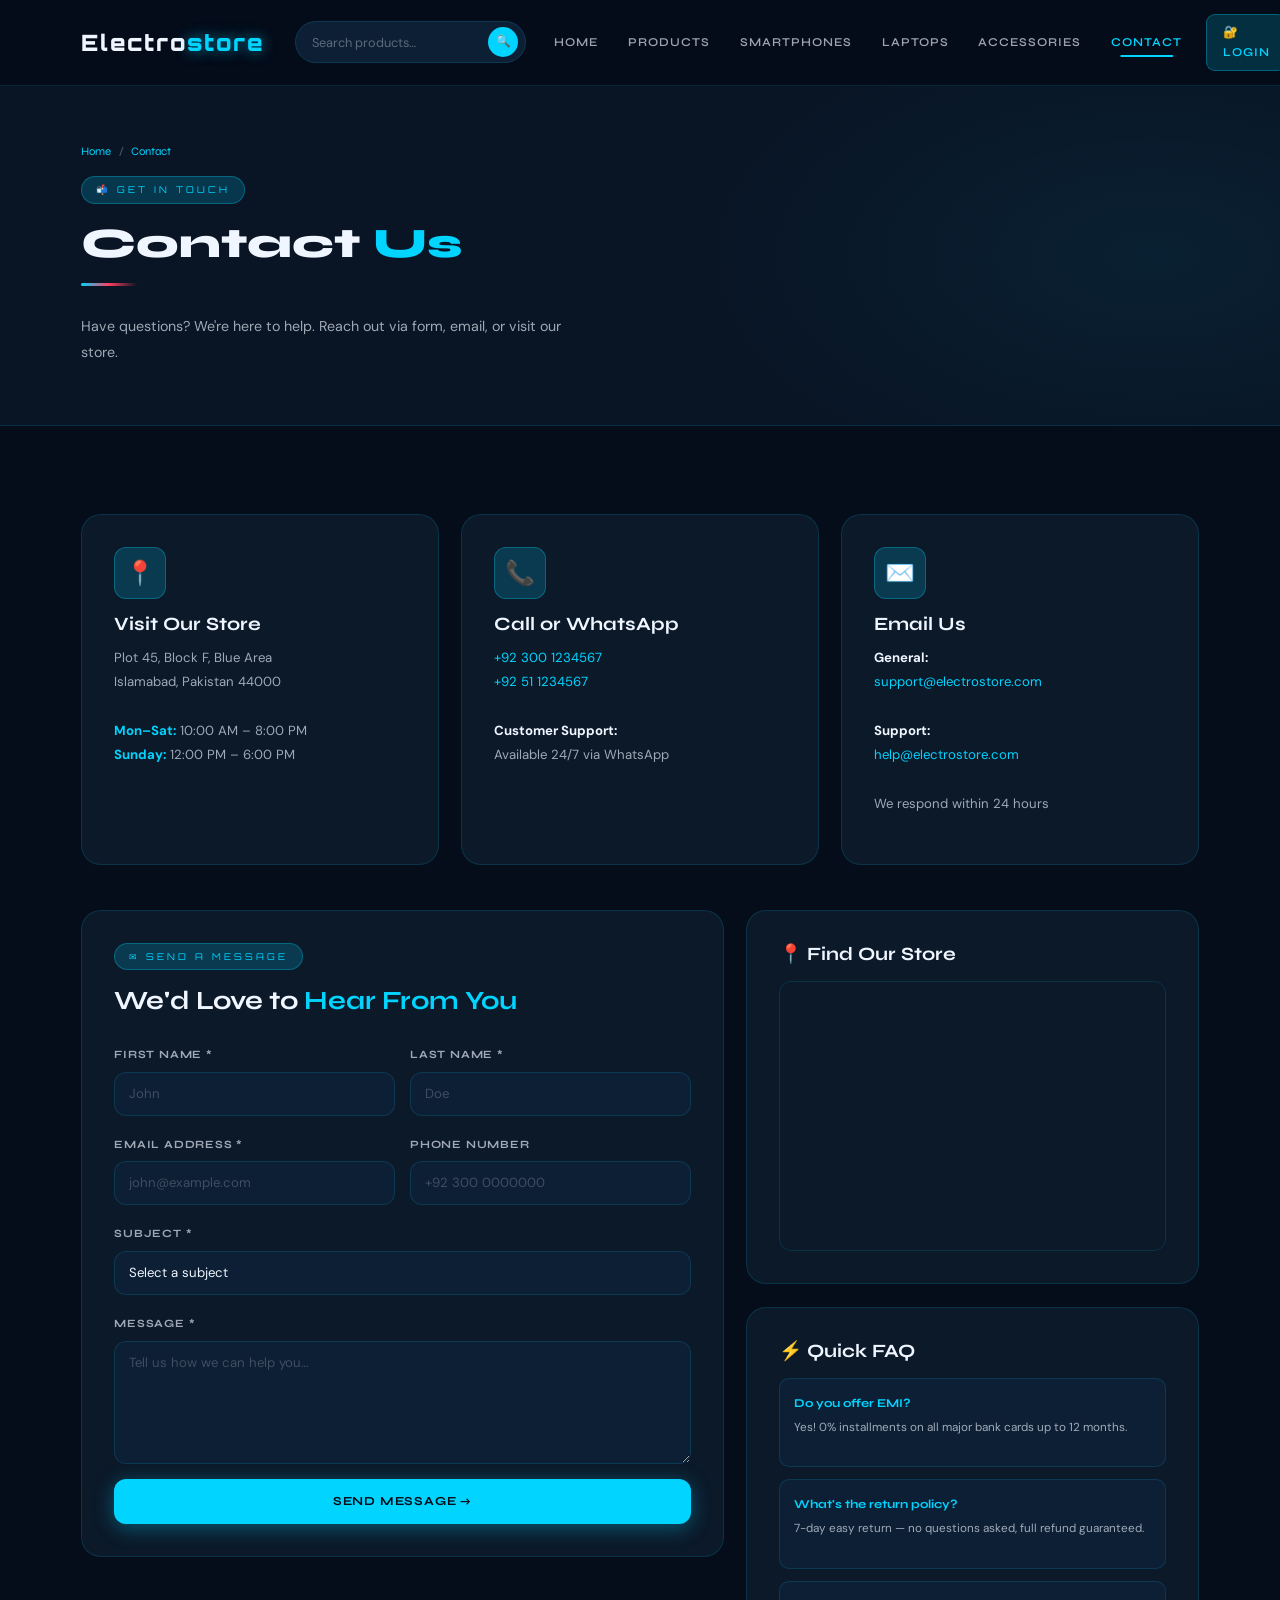
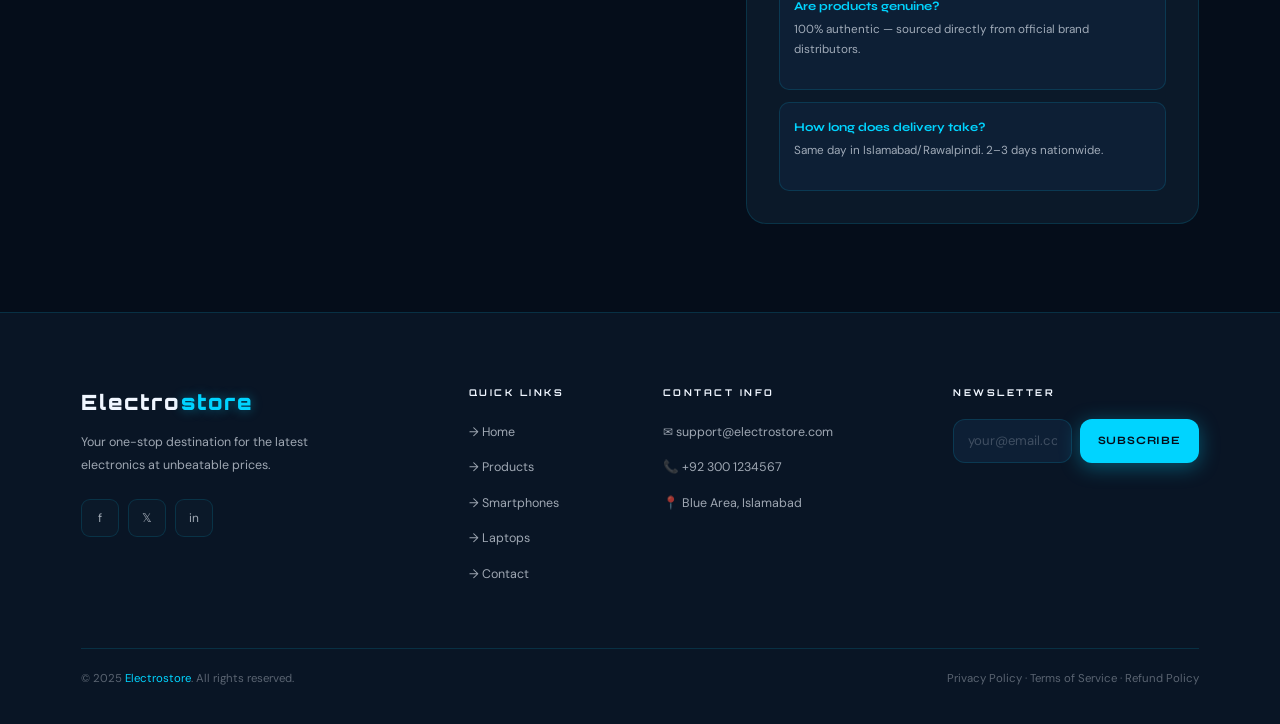
<file: contact.html>
<!DOCTYPE html>
<html lang="en">
<head>
  <meta charset="UTF-8">
  <meta name="viewport" content="width=device-width, initial-scale=1.0">
  <title>Contact Us — Electrostore</title>
  <link rel="stylesheet" href="https://cdn.jsdelivr.net/npm/bootstrap@5.3.3/dist/css/bootstrap.min.css">
  <link rel="stylesheet" href="style.css">
</head>
<body>

<!-- Cart overlay + drawer -->
<div id="cartOverlay" class="cart-overlay"></div>
<aside id="cartDrawer" class="cart-drawer">
  <div class="cart-drawer-head">
    <h5>🛒 Cart</h5>
    <button id="cartCloseBtn" class="cart-close-btn">✕</button>
  </div>
  <div class="cart-items-list" id="cartItemsList"></div>
  <div class="cart-footer">
    <div class="cart-total-row">
      <span class="cart-total-label">Subtotal</span>
      <span class="cart-total-amount" id="cartTotalAmt">Rs. 0</span>
    </div>
    <button class="btn-checkout" id="checkoutBtn">Proceed to Checkout →</button>
    <p style="text-align:center;font-size:.7rem;color:var(--white-muted);margin-top:9px">🚚 Free delivery on orders above Rs. 5,000</p>
  </div>
</aside>

<nav class="navbar navbar-expand-lg">
  <div class="container">
    <a class="navbar-brand" href="index.html">Electro<span>store</span></a>
    <div class="d-none d-xl-flex mx-3" style="flex:1;max-width:260px">
      <div class="nav-search w-100">
        <input type="text" id="navSearch" placeholder="Search products…">
        <button class="nav-search-btn" type="button">🔍</button>
      </div>
    </div>
    <button class="navbar-toggler" type="button" data-bs-toggle="collapse" data-bs-target="#mainNav">
      <span class="navbar-toggler-icon"></span>
    </button>
    <div class="collapse navbar-collapse" id="mainNav">
      <ul class="navbar-nav ms-auto align-items-lg-center gap-lg-1">
        <li class="nav-item"><a class="nav-link" href="index.html">Home</a></li>
        <li class="nav-item"><a class="nav-link" href="products.html">Products</a></li>
        <li class="nav-item"><a class="nav-link" href="smartphones.html">Smartphones</a></li>
        <li class="nav-item"><a class="nav-link" href="laptops.html">Laptops</a></li>
        <li class="nav-item"><a class="nav-link" href="accessories.html">Accessories</a></li>
        <li class="nav-item"><a class="nav-link active" href="contact.html">Contact</a></li>
        <li class="nav-item ms-lg-2"><a class="nav-link btn-nav-cart" href="login.html">🔐 Login</a></li>
        <li class="nav-item" style="position:relative">
          <button id="cartOpenBtn" class="nav-link btn-nav-cart cart-btn-main">🛒 Cart <span class="cart-badge">0</span></button>
        </li>
      </ul>
    </div>
  </div>
</nav>

<div class="page-header">
  <div class="container" style="position:relative;z-index:1">
    <nav aria-label="breadcrumb">
      <ol class="breadcrumb mb-3">
        <li class="breadcrumb-item"><a href="index.html">Home</a></li>
        <li class="breadcrumb-item active">Contact</li>
      </ol>
    </nav>
    <div class="section-badge">📬 Get in Touch</div>
    <h1 class="section-title mt-3">Contact <span>Us</span></h1>
    <div class="divider"></div>
    <p class="section-sub">Have questions? We're here to help. Reach out via form, email, or visit our store.</p>
  </div>
</div>

<section class="section-pad">
  <div class="container">
    <!-- Info Cards -->
    <div class="row g-4 mb-5">
      <div class="col-lg-4 col-md-6 fade-up">
        <div class="contact-card h-100">
          <div class="contact-icon-box">📍</div>
          <h5 style="font-family:var(--font-head);color:var(--white);margin-bottom:10px">Visit Our Store</h5>
          <p style="font-size:.88rem;color:var(--white-dim);line-height:1.85">
            Plot 45, Block F, Blue Area<br>Islamabad, Pakistan 44000<br><br>
            <strong style="color:var(--cyan)">Mon–Sat:</strong> 10:00 AM – 8:00 PM<br>
            <strong style="color:var(--cyan)">Sunday:</strong> 12:00 PM – 6:00 PM
          </p>
        </div>
      </div>
      <div class="col-lg-4 col-md-6 fade-up fade-up-delay-1">
        <div class="contact-card h-100">
          <div class="contact-icon-box">📞</div>
          <h5 style="font-family:var(--font-head);color:var(--white);margin-bottom:10px">Call or WhatsApp</h5>
          <p style="font-size:.88rem;color:var(--white-dim);line-height:1.85">
            <a href="tel:+923001234567" style="color:var(--cyan)">+92 300 1234567</a><br>
            <a href="tel:+925111234567" style="color:var(--cyan)">+92 51 1234567</a><br><br>
            <strong style="color:var(--white)">Customer Support:</strong><br>Available 24/7 via WhatsApp
          </p>
        </div>
      </div>
      <div class="col-lg-4 col-md-12 fade-up fade-up-delay-2">
        <div class="contact-card h-100">
          <div class="contact-icon-box">✉️</div>
          <h5 style="font-family:var(--font-head);color:var(--white);margin-bottom:10px">Email Us</h5>
          <p style="font-size:.88rem;color:var(--white-dim);line-height:1.85">
            <strong style="color:var(--white)">General:</strong><br>
            <a href="mailto:support@electrostore.com" style="color:var(--cyan)">support@electrostore.com</a><br><br>
            <strong style="color:var(--white)">Support:</strong><br>
            <a href="mailto:help@electrostore.com" style="color:var(--cyan)">help@electrostore.com</a><br><br>
            We respond within 24 hours
          </p>
        </div>
      </div>
    </div>

    <!-- Form + Map -->
    <div class="row g-4">
      <div class="col-lg-7 fade-up">
        <div class="contact-card">
          <div class="section-badge mb-3">✉ Send a Message</div>
          <h3 style="font-family:var(--font-head);color:var(--white);margin-bottom:24px">We'd Love to <span style="color:var(--cyan)">Hear From You</span></h3>
          <form id="contactForm" novalidate>
            <div class="row g-3">
              <div class="col-md-6">
                <label class="form-label">First Name *</label>
                <input type="text" class="form-control" placeholder="John" required>
              </div>
              <div class="col-md-6">
                <label class="form-label">Last Name *</label>
                <input type="text" class="form-control" placeholder="Doe" required>
              </div>
              <div class="col-md-6">
                <label class="form-label">Email Address *</label>
                <input type="email" class="form-control" placeholder="john@example.com" required>
              </div>
              <div class="col-md-6">
                <label class="form-label">Phone Number</label>
                <input type="tel" class="form-control" placeholder="+92 300 0000000">
              </div>
              <div class="col-12">
                <label class="form-label">Subject *</label>
                <select class="form-select" required>
                  <option value="">Select a subject</option>
                  <option>Product Inquiry</option>
                  <option>Order Tracking</option>
                  <option>Return &amp; Refund</option>
                  <option>Warranty Claim</option>
                  <option>Technical Support</option>
                  <option>Other</option>
                </select>
              </div>
              <div class="col-12">
                <label class="form-label">Message *</label>
                <textarea class="form-control" rows="5" placeholder="Tell us how we can help you…" required></textarea>
              </div>
              <div class="col-12">
                <button type="submit" class="btn-cyan w-100" style="justify-content:center">Send Message &rarr;</button>
              </div>
            </div>
          </form>
        </div>
      </div>

      <div class="col-lg-5 fade-up fade-up-delay-1">
        <div class="contact-card mb-4">
          <h5 style="font-family:var(--font-head);color:var(--white);margin-bottom:16px">📍 Find Our Store</h5>
          <div class="map-container">
            <iframe src="https://www.google.com/maps/embed?pb=!1m18!1m12!1m3!1d26560.37786456!2d73.0478!3d33.7294!2m3!1f0!2f0!3f0!3m2!1i1024!2i768!4f13.1!3m3!1m2!1s0x38dfbfd07891722f%3A0x6789f6e2f6f0a49!2sBlue%20Area%2C%20Islamabad!5e0!3m2!1sen!2s!4v1699999999999!5m2!1sen!2s" allowfullscreen="" loading="lazy"></iframe>
          </div>
        </div>
        <div class="contact-card">
          <h5 style="font-family:var(--font-head);color:var(--white);margin-bottom:16px">⚡ Quick FAQ</h5>
          <div style="display:flex;flex-direction:column;gap:12px">
            <div style="padding:14px;background:var(--navy-3);border-radius:10px;border:1px solid var(--border)">
              <p style="font-family:var(--font-head);font-size:.8rem;color:var(--cyan);margin-bottom:4px;font-weight:700">Do you offer EMI?</p>
              <p style="font-size:.78rem;color:var(--white-dim)">Yes! 0% installments on all major bank cards up to 12 months.</p>
            </div>
            <div style="padding:14px;background:var(--navy-3);border-radius:10px;border:1px solid var(--border)">
              <p style="font-family:var(--font-head);font-size:.8rem;color:var(--cyan);margin-bottom:4px;font-weight:700">What's the return policy?</p>
              <p style="font-size:.78rem;color:var(--white-dim)">7-day easy return — no questions asked, full refund guaranteed.</p>
            </div>
            <div style="padding:14px;background:var(--navy-3);border-radius:10px;border:1px solid var(--border)">
              <p style="font-family:var(--font-head);font-size:.8rem;color:var(--cyan);margin-bottom:4px;font-weight:700">Are products genuine?</p>
              <p style="font-size:.78rem;color:var(--white-dim)">100% authentic — sourced directly from official brand distributors.</p>
            </div>
            <div style="padding:14px;background:var(--navy-3);border-radius:10px;border:1px solid var(--border)">
              <p style="font-family:var(--font-head);font-size:.8rem;color:var(--cyan);margin-bottom:4px;font-weight:700">How long does delivery take?</p>
              <p style="font-size:.78rem;color:var(--white-dim)">Same day in Islamabad/Rawalpindi. 2–3 days nationwide.</p>
            </div>
          </div>
        </div>
      </div>
    </div>
  </div>
</section>

<footer class="footer">
  <div class="container">
    <div class="row g-5">
      <div class="col-lg-4 col-md-6">
        <div class="footer-brand">Electro<span>store</span></div>
        <p class="footer-desc">Your one-stop destination for the latest electronics at unbeatable prices.</p>
        <div class="footer-social">
          <a href="#" class="social-btn">f</a><a href="#" class="social-btn">𝕏</a><a href="#" class="social-btn">in</a>
        </div>
      </div>
      <div class="col-lg-2 col-md-3 col-6">
        <p class="footer-heading">Quick Links</p>
        <ul class="footer-links">
          <li><a href="index.html">→ Home</a></li>
          <li><a href="products.html">→ Products</a></li>
          <li><a href="smartphones.html">→ Smartphones</a></li>
          <li><a href="laptops.html">→ Laptops</a></li>
          <li><a href="contact.html">→ Contact</a></li>
        </ul>
      </div>
      <div class="col-lg-3 col-md-3 col-6">
        <p class="footer-heading">Contact Info</p>
        <ul class="footer-links">
          <li><a href="mailto:support@electrostore.com">✉ support@electrostore.com</a></li>
          <li><a href="tel:+923001234567">📞 +92 300 1234567</a></li>
          <li><a href="#">📍 Blue Area, Islamabad</a></li>
        </ul>
      </div>
      <div class="col-lg-3 col-md-6">
        <p class="footer-heading">Newsletter</p>
        <form class="newsletter-form d-flex gap-2">
          <input type="email" class="form-control" placeholder="your@email.com" required>
          <button type="submit" class="btn-cyan btn-sm-cyan" style="white-space:nowrap;padding:10px 16px">Subscribe</button>
        </form>
      </div>
    </div>
    <div class="footer-bottom">
      <p>© 2025 <span>Electrostore</span>. All rights reserved.</p>
      <p>Privacy Policy · Terms of Service · Refund Policy</p>
    </div>
  </div>
</footer>

<script src="https://cdn.jsdelivr.net/npm/bootstrap@5.3.3/dist/js/bootstrap.bundle.min.js"></script>
<script src="main.js"></script>
</body>
</html>
</file>
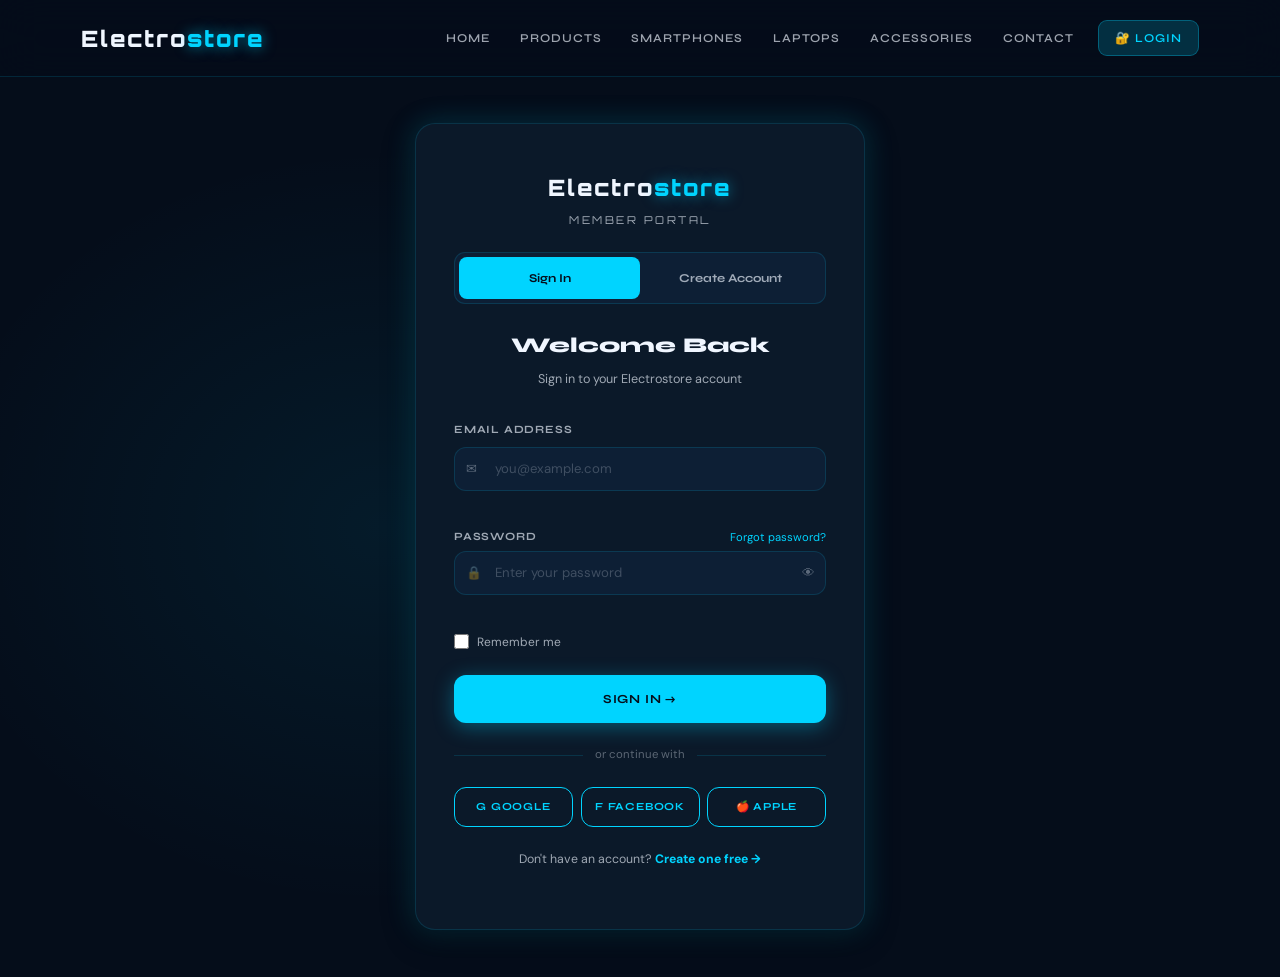
<file: login.html>
<!DOCTYPE html>
<html lang="en">
<head>
  <meta charset="UTF-8">
  <meta name="viewport" content="width=device-width, initial-scale=1.0">
  <title>Login — Electrostore</title>
  <link rel="stylesheet" href="https://cdn.jsdelivr.net/npm/bootstrap@5.3.3/dist/css/bootstrap.min.css">
  <link rel="stylesheet" href="style.css">
</head>
<body>

<nav class="navbar navbar-expand-lg">
  <div class="container">
    <a class="navbar-brand" href="index.html">Electro<span>store</span></a>
    <button class="navbar-toggler" type="button" data-bs-toggle="collapse" data-bs-target="#mainNav">
      <span class="navbar-toggler-icon"></span>
    </button>
    <div class="collapse navbar-collapse" id="mainNav">
      <ul class="navbar-nav ms-auto align-items-lg-center gap-lg-1">
        <li class="nav-item"><a class="nav-link" href="index.html">Home</a></li>
        <li class="nav-item"><a class="nav-link" href="products.html">Products</a></li>
        <li class="nav-item"><a class="nav-link" href="smartphones.html">Smartphones</a></li>
        <li class="nav-item"><a class="nav-link" href="laptops.html">Laptops</a></li>
        <li class="nav-item"><a class="nav-link" href="accessories.html">Accessories</a></li>
        <li class="nav-item"><a class="nav-link" href="contact.html">Contact</a></li>
        <li class="nav-item ms-lg-2"><a class="nav-link btn-nav-cart active" href="login.html">🔐 Login</a></li>
      </ul>
    </div>
  </div>
</nav>

<div class="auth-wrap">
  <div class="container">
    <div class="row justify-content-center">
      <div class="col-12">
        <div class="auth-card">

          <div class="auth-logo">Electro<span>store</span></div>
          <p style="text-align:center;font-size:.72rem;letter-spacing:2.5px;font-family:var(--font-display);color:var(--white-dim);text-transform:uppercase;margin-bottom:0">Member Portal</p>

          <!-- Tabs -->
          <div style="display:flex;background:var(--navy-3);border:1px solid var(--border);border-radius:11px;padding:4px;margin:22px 0 0">
            <button id="tabLogin" onclick="switchTab('login')" style="flex:1;padding:11px;background:var(--cyan);color:var(--navy);border:none;border-radius:8px;font-family:var(--font-head);font-size:.8rem;font-weight:700;cursor:pointer;transition:all .3s">Sign In</button>
            <button id="tabRegister" onclick="switchTab('register')" style="flex:1;padding:11px;background:transparent;color:var(--white-dim);border:none;border-radius:8px;font-family:var(--font-head);font-size:.8rem;font-weight:700;cursor:pointer;transition:all .3s">Create Account</button>
          </div>

          <!-- LOGIN PANEL -->
          <div id="panelLogin">
            <div class="auth-title">Welcome Back</div>
            <p class="auth-sub">Sign in to your Electrostore account</p>

            <form id="loginForm" novalidate>
              <div class="mb-3">
                <label class="form-label">Email Address</label>
                <div class="input-icon-wrap">
                  <span class="input-icon">✉</span>
                  <input type="email" class="form-control" id="loginEmail" placeholder="you@example.com">
                </div>
                <div id="emailMsg" class="validation-msg"></div>
              </div>
              <div class="mb-3">
                <div class="d-flex justify-content-between align-items-center mb-1">
                  <label class="form-label mb-0">Password</label>
                  <a href="#" style="font-size:.75rem;color:var(--cyan)">Forgot password?</a>
                </div>
                <div class="input-icon-wrap" style="position:relative">
                  <span class="input-icon">🔒</span>
                  <input type="password" class="form-control" id="loginPassword" placeholder="Enter your password" style="padding-right:42px!important">
                  <button type="button" class="toggle-pw" data-target="#loginPassword">👁</button>
                </div>
                <div id="pwMsg" class="validation-msg"></div>
              </div>
              <div class="mb-4 d-flex align-items-center gap-2">
                <input type="checkbox" id="rememberMe" style="width:15px;height:15px;accent-color:var(--cyan);cursor:pointer">
                <label for="rememberMe" style="font-size:.8rem;color:var(--white-dim);cursor:pointer;margin:0">Remember me</label>
              </div>
              <button type="submit" class="btn-cyan w-100" style="justify-content:center;padding:14px">Sign In &rarr;</button>
            </form>

            <div class="auth-divider">or continue with</div>
            <div class="row g-2">
              <div class="col-4">
                <button class="btn-outline-cyan w-100" style="padding:10px;justify-content:center;font-size:.72rem" onclick="showToast('Google login coming soon!')">G Google</button>
              </div>
              <div class="col-4">
                <button class="btn-outline-cyan w-100" style="padding:10px;justify-content:center;font-size:.72rem" onclick="showToast('Facebook login coming soon!')">f Facebook</button>
              </div>
              <div class="col-4">
                <button class="btn-outline-cyan w-100" style="padding:10px;justify-content:center;font-size:.72rem" onclick="showToast('Apple login coming soon!')">🍎 Apple</button>
              </div>
            </div>

            <p style="text-align:center;font-size:.82rem;color:var(--white-dim);margin-top:22px">
              Don't have an account? <a href="#" onclick="switchTab('register')" style="color:var(--cyan);font-weight:700">Create one free →</a>
            </p>
          </div>

          <!-- REGISTER PANEL -->
          <div id="panelRegister" style="display:none">
            <div class="auth-title">Create Account</div>
            <p class="auth-sub">Join thousands of happy Electrostore customers</p>

            <form id="registerForm" novalidate>
              <div class="row g-3">
                <div class="col-6">
                  <label class="form-label">First Name</label>
                  <input type="text" class="form-control" id="regFirst" placeholder="John">
                  <div id="regFirstMsg" class="validation-msg"></div>
                </div>
                <div class="col-6">
                  <label class="form-label">Last Name</label>
                  <input type="text" class="form-control" placeholder="Doe">
                </div>
                <div class="col-12">
                  <label class="form-label">Email Address</label>
                  <div class="input-icon-wrap">
                    <span class="input-icon">✉</span>
                    <input type="email" class="form-control" id="regEmail" placeholder="you@example.com">
                  </div>
                  <div id="regEmailMsg" class="validation-msg"></div>
                </div>
                <div class="col-12">
                  <label class="form-label">Password</label>
                  <div class="input-icon-wrap" style="position:relative">
                    <span class="input-icon">🔒</span>
                    <input type="password" class="form-control" id="regPassword" placeholder="Min. 8 characters" style="padding-right:42px!important">
                    <button type="button" class="toggle-pw" data-target="#regPassword">👁</button>
                  </div>
                  <div id="regPwMsg" class="validation-msg"></div>
                </div>
                <div class="col-12">
                  <label class="form-label">Confirm Password</label>
                  <div class="input-icon-wrap" style="position:relative">
                    <span class="input-icon">🔒</span>
                    <input type="password" class="form-control" id="regConfirm" placeholder="Re-enter password" style="padding-right:42px!important">
                    <button type="button" class="toggle-pw" data-target="#regConfirm">👁</button>
                  </div>
                  <div id="regConfirmMsg" class="validation-msg"></div>
                </div>
                <div class="col-12">
                  <div style="display:flex;align-items:flex-start;gap:10px">
                    <input type="checkbox" id="agreeTerms" style="width:15px;height:15px;accent-color:var(--cyan);cursor:pointer;margin-top:3px;flex-shrink:0">
                    <label for="agreeTerms" style="font-size:.8rem;color:var(--white-dim);cursor:pointer">
                      I agree to the <a href="#" style="color:var(--cyan)">Terms of Service</a> and <a href="#" style="color:var(--cyan)">Privacy Policy</a>
                    </label>
                  </div>
                </div>
                <div class="col-12">
                  <button type="submit" class="btn-cyan w-100" style="justify-content:center;padding:14px">Create Account &rarr;</button>
                </div>
              </div>
            </form>

            <p style="text-align:center;font-size:.82rem;color:var(--white-dim);margin-top:18px">
              Already have an account? <a href="#" onclick="switchTab('login')" style="color:var(--cyan);font-weight:700">Sign in →</a>
            </p>
          </div>

        </div>
      </div>
    </div>
  </div>
</div>

<script src="https://cdn.jsdelivr.net/npm/bootstrap@5.3.3/dist/js/bootstrap.bundle.min.js"></script>
<script src="main.js"></script>
<script>
function switchTab(tab) {
  const loginPanel = document.getElementById('panelLogin');
  const regPanel   = document.getElementById('panelRegister');
  const tabLogin   = document.getElementById('tabLogin');
  const tabReg     = document.getElementById('tabRegister');
  const active   = 'background:var(--cyan);color:var(--navy)';
  const inactive = 'background:transparent;color:var(--white-dim)';
  if (tab === 'login') {
    loginPanel.style.display = '';
    regPanel.style.display   = 'none';
    tabLogin.setAttribute('style', `flex:1;padding:11px;border:none;border-radius:8px;font-family:var(--font-head);font-size:.8rem;font-weight:700;cursor:pointer;transition:all .3s;${active}`);
    tabReg.setAttribute('style',   `flex:1;padding:11px;border:none;border-radius:8px;font-family:var(--font-head);font-size:.8rem;font-weight:700;cursor:pointer;transition:all .3s;${inactive}`);
  } else {
    loginPanel.style.display = 'none';
    regPanel.style.display   = '';
    tabReg.setAttribute('style',   `flex:1;padding:11px;border:none;border-radius:8px;font-family:var(--font-head);font-size:.8rem;font-weight:700;cursor:pointer;transition:all .3s;${active}`);
    tabLogin.setAttribute('style', `flex:1;padding:11px;border:none;border-radius:8px;font-family:var(--font-head);font-size:.8rem;font-weight:700;cursor:pointer;transition:all .3s;${inactive}`);
  }
}

// Password toggle
document.querySelectorAll('.toggle-pw[data-target]').forEach(btn => {
  btn.addEventListener('click', () => {
    const target = document.querySelector(btn.dataset.target);
    if (!target) return;
    target.type = target.type === 'password' ? 'text' : 'password';
    btn.textContent = target.type === 'password' ? '👁' : '🙈';
  });
});

// Register validation
document.getElementById('registerForm').addEventListener('submit', function(e) {
  e.preventDefault();
  let valid = true;
  const first   = document.getElementById('regFirst');
  const email   = document.getElementById('regEmail');
  const pw      = document.getElementById('regPassword');
  const confirm = document.getElementById('regConfirm');
  const terms   = document.getElementById('agreeTerms');

  document.querySelectorAll('#registerForm .validation-msg').forEach(m => m.className = 'validation-msg');

  if (!first.value.trim()) {
    const m = document.getElementById('regFirstMsg');
    m.textContent = '⚠ First name is required.'; m.className = 'validation-msg error'; valid = false;
  }
  if (!/^[^\s@]+@[^\s@]+\.[^\s@]+$/.test(email.value)) {
    const m = document.getElementById('regEmailMsg');
    m.textContent = '⚠ Enter a valid email.'; m.className = 'validation-msg error'; valid = false;
  }
  if (pw.value.length < 8) {
    const m = document.getElementById('regPwMsg');
    m.textContent = '⚠ Minimum 8 characters.'; m.className = 'validation-msg error'; valid = false;
  }
  if (pw.value !== confirm.value) {
    const m = document.getElementById('regConfirmMsg');
    m.textContent = '⚠ Passwords do not match.'; m.className = 'validation-msg error'; valid = false;
  }
  if (!terms.checked) {
    showToast('Please agree to Terms of Service to continue.');
    valid = false;
  }
  if (valid) {
    const btn = this.querySelector('[type=submit]');
    btn.textContent = 'Creating account...'; btn.disabled = true;
    setTimeout(() => {
      showToast('Account created! Welcome to Electrostore 🎉');
      btn.textContent = 'Create Account →'; btn.disabled = false;
      this.reset(); switchTab('login');
    }, 1500);
  }
});
</script>
</body>
</html>
</file>
<file: style.css>
/* ============================================================
   Electrostore — style.css  (Enhanced v2)
   Fonts: Orbitron (display) · Syne (headings) · DM Sans (body)
   ============================================================ */
@import url('https://fonts.googleapis.com/css2?family=Orbitron:wght@400;600;700;900&family=Syne:wght@400;500;600;700;800&family=DM+Sans:ital,opsz,wght@0,9..40,300;0,9..40,400;0,9..40,500;0,9..40,600;1,9..40,300&display=swap');

/* ── CSS Variables ──────────────────────────────────────── */
:root {
  --navy:     #050d1a;
  --navy-2:   #091525;
  --navy-3:   #0d1f35;
  --navy-card:#0b1929;
  --cyan:     #00d4ff;
  --cyan-dim: #00aacc;
  --cyan-glow:rgba(0,212,255,0.18);
  --cyan-dim2:rgba(0,212,255,0.08);
  --white:    #f0f6ff;
  --white-dim:rgba(240,246,255,0.65);
  --white-muted:rgba(240,246,255,0.35);
  --border:   rgba(0,212,255,0.14);
  --border-2: rgba(0,212,255,0.30);
  --red:      #ff3c5f;
  --green:    #00e676;
  --amber:    #ffc107;
  --font-display:'Orbitron',sans-serif;
  --font-head:'Syne',sans-serif;
  --font-body:'DM Sans',sans-serif;
  --radius:   12px;
  --radius-lg:20px;
  --shadow:   0 8px 32px rgba(0,0,0,0.4);
  --shadow-cyan:0 0 28px rgba(0,212,255,0.22);
  --ease:     cubic-bezier(0.25,0.46,0.45,0.94);
  --transition:all 0.3s var(--ease);
}

/* ── Reset ──────────────────────────────────────────────── */
*,*::before,*::after{box-sizing:border-box;margin:0;padding:0}
html{scroll-behavior:smooth;font-size:15px}
body{background:var(--navy);color:var(--white);font-family:var(--font-body);line-height:1.7;overflow-x:hidden}
h1,h2,h3,h4,h5,h6{font-family:var(--font-head);font-weight:700;line-height:1.2}
a{text-decoration:none;color:inherit;transition:var(--transition)}
img{max-width:100%;height:auto;display:block}
ul{list-style:none;padding:0;margin:0}
::-webkit-scrollbar{width:5px}
::-webkit-scrollbar-track{background:var(--navy-2)}
::-webkit-scrollbar-thumb{background:var(--cyan-dim);border-radius:3px}
::selection{background:var(--cyan);color:var(--navy)}

/* ── Navbar ─────────────────────────────────────────────── */
.navbar{
  background:rgba(5,13,26,0.92)!important;
  backdrop-filter:blur(20px);-webkit-backdrop-filter:blur(20px);
  border-bottom:1px solid var(--border);
  padding:14px 0;position:sticky;top:0;z-index:1000;
  transition:var(--transition)
}
.navbar.scrolled{
  padding:10px 0;
  background:rgba(5,13,26,0.98)!important;
  box-shadow:0 4px 40px rgba(0,0,0,0.6),0 0 80px rgba(0,212,255,0.04)
}
.navbar-brand{
  font-family:var(--font-display);font-size:1.5rem;
  font-weight:900;letter-spacing:2px;color:var(--white)!important
}
.navbar-brand span{color:var(--cyan);text-shadow:0 0 14px rgba(0,212,255,0.6)}
.navbar-toggler{border:1px solid var(--border-2)!important;padding:6px 10px}
.navbar-toggler-icon{background-image:url("data:image/svg+xml,%3csvg xmlns='http://www.w3.org/2000/svg' viewBox='0 0 30 30'%3e%3cpath stroke='rgba%280,212,255,0.9%29' stroke-linecap='round' stroke-width='2' d='M4 7h22M4 15h22M4 23h22'/%3e%3c/svg%3e")!important}
.nav-link{
  font-family:var(--font-head);font-size:0.8rem;font-weight:600;
  letter-spacing:1px;text-transform:uppercase;
  color:var(--white-dim)!important;
  padding:8px 13px!important;border-radius:7px;
  position:relative;transition:var(--transition)
}
.nav-link::after{
  content:'';position:absolute;bottom:4px;left:50%;
  transform:translateX(-50%) scaleX(0);
  width:55%;height:2px;background:var(--cyan);
  border-radius:2px;transition:transform .3s var(--ease)
}
.nav-link:hover,.nav-link.active{color:var(--cyan)!important}
.nav-link:hover::after,.nav-link.active::after{transform:translateX(-50%) scaleX(1)}
.btn-nav-cart{
  background:var(--cyan-glow)!important;
  border:1px solid var(--border-2)!important;
  color:var(--cyan)!important;
  border-radius:9px!important;padding:7px 16px!important
}
.btn-nav-cart:hover{background:var(--cyan)!important;color:var(--navy)!important}
.btn-nav-cart::after{display:none!important}

/* Cart button with badge */
.btn-nav-cart.cart-btn-main{
  background:linear-gradient(135deg,var(--cyan),#5eead4)!important;
  color:var(--navy)!important;font-weight:800!important;
  position:relative;display:inline-flex!important;align-items:center;gap:6px
}
.btn-nav-cart.cart-btn-main:hover{opacity:.9;transform:translateY(-1px);color:var(--navy)!important}
.cart-badge{
  position:absolute;top:-8px;right:-8px;
  background:var(--red);color:#fff;
  font-size:.58rem;font-weight:900;
  min-width:18px;height:18px;border-radius:50%;
  display:none;align-items:center;justify-content:center;
  border:2px solid var(--navy);line-height:1
}
.cart-badge.show{display:flex}

/* Search bar */
.nav-search{
  display:flex;align-items:center;
  background:var(--navy-3);border:1px solid var(--border);
  border-radius:50px;padding:5px 7px 5px 16px;
  gap:6px;transition:var(--transition)
}
.nav-search:focus-within{border-color:var(--cyan);box-shadow:0 0 0 3px var(--cyan-glow)}
.nav-search input{
  background:transparent;border:none;outline:none;
  color:var(--white);font-family:var(--font-body);font-size:.85rem;width:170px
}
.nav-search input::placeholder{color:var(--white-muted)}
.nav-search-btn{
  width:30px;height:30px;background:var(--cyan);
  border:none;border-radius:50%;color:var(--navy);
  cursor:pointer;font-size:.78rem;
  display:flex;align-items:center;justify-content:center;
  flex-shrink:0;transition:transform .2s
}
.nav-search-btn:hover{transform:scale(1.1)}

/* ── Buttons ─────────────────────────────────────────────── */
.btn-cyan{
  background:var(--cyan);color:var(--navy);
  font-family:var(--font-head);font-weight:700;font-size:.82rem;
  letter-spacing:.8px;text-transform:uppercase;
  padding:12px 28px;border-radius:var(--radius);
  border:none;cursor:pointer;
  transition:var(--transition);
  box-shadow:0 4px 20px rgba(0,212,255,.35);
  display:inline-flex;align-items:center;gap:8px
}
.btn-cyan:hover{background:#33deff;transform:translateY(-2px);box-shadow:0 8px 30px rgba(0,212,255,.55);color:var(--navy)}
.btn-outline-cyan{
  background:transparent;color:var(--cyan);
  font-family:var(--font-head);font-weight:700;font-size:.82rem;
  letter-spacing:.8px;text-transform:uppercase;
  padding:11px 28px;border-radius:var(--radius);
  border:1.5px solid var(--cyan);cursor:pointer;
  transition:var(--transition);
  display:inline-flex;align-items:center;gap:8px
}
.btn-outline-cyan:hover{background:var(--cyan);color:var(--navy);box-shadow:0 6px 22px rgba(0,212,255,.4);transform:translateY(-2px)}
.btn-sm-cyan{padding:8px 18px!important;font-size:.75rem!important}

/* ── Sections ────────────────────────────────────────────── */
.section-pad{padding:88px 0}
.section-pad-sm{padding:56px 0}
.section-badge{
  display:inline-flex;align-items:center;gap:6px;
  font-family:var(--font-display);font-size:.62rem;
  letter-spacing:3px;text-transform:uppercase;
  color:var(--cyan);background:var(--cyan-glow);
  border:1px solid var(--border-2);padding:5px 14px;border-radius:50px
}
.section-title{
  font-family:var(--font-head);
  font-size:clamp(1.8rem,4vw,2.8rem);
  font-weight:800;color:var(--white);margin-bottom:12px
}
.section-title span{color:var(--cyan)}
.section-sub{color:var(--white-dim);font-size:.95rem;max-width:520px;line-height:1.82}
.divider{
  width:56px;height:3px;
  background:linear-gradient(90deg,var(--cyan),var(--red),transparent);
  border-radius:2px;margin:14px 0 28px
}
.divider-center{margin:14px auto 28px}

/* ── HERO ────────────────────────────────────────────────── */
.hero{
  min-height:90vh;display:flex;align-items:center;
  position:relative;overflow:hidden;
  background:
    radial-gradient(ellipse 75% 65% at 65% 50%,rgba(0,212,255,.08),transparent 65%),
    radial-gradient(ellipse 40% 40% at 10% 80%,rgba(0,80,200,.1),transparent 60%),
    var(--navy)
}
.hero::before{
  content:'';position:absolute;inset:0;
  background:
    linear-gradient(rgba(0,212,255,.025) 1px,transparent 1px),
    linear-gradient(90deg,rgba(0,212,255,.025) 1px,transparent 1px);
  background-size:50px 50px;pointer-events:none
}
.hero-eyebrow{
  font-family:var(--font-display);font-size:.62rem;
  letter-spacing:4px;text-transform:uppercase;
  color:var(--cyan);margin-bottom:16px;
  display:flex;align-items:center;gap:10px
}
.hero-eyebrow::before{content:'';width:28px;height:1px;background:linear-gradient(90deg,var(--cyan),transparent)}
.hero h1{
  font-family:var(--font-head);
  font-size:clamp(2.4rem,6vw,4.4rem);
  font-weight:800;line-height:1.06;
  margin-bottom:20px;color:var(--white)
}
.hero h1 .accent{
  color:var(--cyan);
  text-shadow:0 0 40px rgba(0,212,255,.4)
}
.hero p{font-size:1rem;color:var(--white-dim);max-width:480px;margin-bottom:36px;line-height:1.85}
.hero-cta{display:flex;gap:14px;flex-wrap:wrap}
.hero-img-wrap{
  position:relative;display:flex;align-items:center;justify-content:center;min-height:440px
}
.hero-img-wrap::before{
  content:'';position:absolute;
  width:440px;height:440px;
  background:radial-gradient(circle,rgba(0,212,255,.1),transparent 68%);
  border-radius:50%;animation:pulse-glow 3.5s ease-in-out infinite
}
@keyframes pulse-glow{0%,100%{transform:scale(1);opacity:.8}50%{transform:scale(1.12);opacity:.4}}
.hero-img-wrap img{
  max-height:420px;
  filter:drop-shadow(0 20px 60px rgba(0,212,255,.28));
  animation:float 4.5s ease-in-out infinite;
  position:relative;z-index:1
}
@keyframes float{0%,100%{transform:translateY(0) rotate(-1deg)}50%{transform:translateY(-18px) rotate(1deg)}}
.hero-stats{
  display:flex;gap:36px;flex-wrap:wrap;
  margin-top:48px;padding-top:32px;border-top:1px solid var(--border)
}
.hero-stat-num{
  font-family:var(--font-head);font-size:1.9rem;
  font-weight:800;color:var(--cyan);line-height:1
}
.hero-stat-lbl{font-size:.76rem;color:var(--white-dim);letter-spacing:.5px;margin-top:3px}
.scroll-indicator{
  position:absolute;bottom:26px;left:50%;transform:translateX(-50%);
  display:flex;flex-direction:column;align-items:center;gap:6px;
  color:var(--white-muted);font-size:.68rem;letter-spacing:2.5px;text-transform:uppercase;
  animation:si-bounce 2.2s ease infinite
}
.scroll-indicator .mouse{
  width:22px;height:36px;border:1.5px solid var(--border-2);
  border-radius:11px;display:flex;justify-content:center;padding-top:6px
}
.scroll-indicator .wheel{width:3px;height:8px;background:var(--cyan);border-radius:2px;animation:scroll-wheel 1.6s ease infinite}
@keyframes scroll-wheel{0%{transform:translateY(0);opacity:1}100%{transform:translateY(12px);opacity:0}}
@keyframes si-bounce{0%,100%{transform:translateX(-50%) translateY(0)}50%{transform:translateX(-50%) translateY(-6px)}}

/* ── Ticker ──────────────────────────────────────────────── */
.ticker-wrap{background:linear-gradient(90deg,var(--cyan),#5eead4,var(--cyan));padding:9px 0;overflow:hidden;white-space:nowrap}
.ticker{display:inline-flex;animation:ticker 26s linear infinite}
.ticker:hover{animation-play-state:paused}
.ticker-item{
  font-family:var(--font-display);font-size:.7rem;font-weight:700;
  letter-spacing:1.5px;text-transform:uppercase;
  color:var(--navy);padding:0 24px;
  display:inline-flex;align-items:center;gap:8px
}
.ticker-item span{color:rgba(5,13,26,.55)}
.ticker-dot{opacity:.4}
@keyframes ticker{0%{transform:translateX(0)}100%{transform:translateX(-50%)}}

/* ── Category Cards ──────────────────────────────────────── */
.cat-card{
  display:flex;flex-direction:column;align-items:center;text-align:center;
  background:var(--navy-card);border:1px solid var(--border);
  border-radius:var(--radius-lg);padding:40px 24px 32px;
  cursor:pointer;transition:var(--transition);
  color:var(--white);position:relative;overflow:hidden
}
.cat-card::before{
  content:'';position:absolute;inset:0;
  background:radial-gradient(circle at 50% 0%,rgba(0,212,255,.07),transparent 60%);
  opacity:0;transition:opacity .3s
}
.cat-card:hover{border-color:var(--border-2);transform:translateY(-8px);box-shadow:var(--shadow-cyan);color:var(--white)}
.cat-card:hover::before{opacity:1}
.cat-icon{font-size:2.8rem;margin-bottom:14px;transition:transform .3s var(--ease)}
.cat-card:hover .cat-icon{transform:scale(1.2) translateY(-4px)}
.cat-name{font-family:var(--font-head);font-size:1.05rem;font-weight:700;margin-bottom:5px}
.cat-count{font-size:.76rem;color:var(--white-muted)}
.cat-arrow{
  font-size:.78rem;color:var(--cyan);margin-top:12px;
  opacity:0;transform:translateY(6px);transition:all .3s var(--ease)
}
.cat-card:hover .cat-arrow{opacity:1;transform:translateY(0)}

/* ── Product Cards ───────────────────────────────────────── */
.product-card{
  background:var(--navy-card);border:1px solid var(--border);
  border-radius:var(--radius-lg);overflow:hidden;
  display:flex;flex-direction:column;height:100%;
  transition:var(--transition);position:relative
}
.product-card:hover{border-color:var(--border-2);transform:translateY(-7px);box-shadow:var(--shadow-cyan),var(--shadow)}
.card-img-wrap{
  background:var(--navy-3);
  display:flex;align-items:center;justify-content:center;
  padding:28px;height:220px;overflow:hidden;position:relative
}
.card-img-wrap::after{
  content:'';position:absolute;inset:0;
  background:radial-gradient(circle at 50% 50%,rgba(0,212,255,.04),transparent 70%)
}
.card-img-wrap img{
  max-height:160px;object-fit:contain;
  transition:transform .45s var(--ease);
  filter:drop-shadow(0 8px 16px rgba(0,0,0,.4));
  position:relative;z-index:1
}
.product-card:hover .card-img-wrap img{transform:scale(1.1)}
.badge-tag{
  position:absolute;top:13px;left:13px;z-index:2;
  font-family:var(--font-display);font-size:.58rem;font-weight:700;
  letter-spacing:1px;text-transform:uppercase;
  padding:4px 10px;border-radius:50px
}
.badge-tag.new,.badge-tag.badge-new{background:var(--cyan);color:var(--navy)}
.badge-tag.sale,.badge-tag.badge-sale{background:var(--red);color:#fff}
.badge-tag.hot,.badge-tag.badge-hot{background:var(--amber);color:var(--navy)}
.wish-heart{
  position:absolute;top:13px;right:13px;z-index:2;
  width:32px;height:32px;
  background:rgba(5,13,26,.65);backdrop-filter:blur(8px);
  border:1px solid var(--border);border-radius:50%;
  display:flex;align-items:center;justify-content:center;
  cursor:pointer;font-size:.9rem;color:var(--white-muted);
  transition:var(--transition)
}
.wish-heart:hover,.wish-heart.active{background:rgba(255,60,95,.15);border-color:var(--red);color:var(--red)}
.card-body{padding:20px;flex:1;display:flex;flex-direction:column}
.card-brand{
  font-family:var(--font-display);font-size:.58rem;
  letter-spacing:2.5px;text-transform:uppercase;
  color:var(--cyan);margin-bottom:5px
}
.card-title{font-family:var(--font-head);font-size:.98rem;font-weight:700;color:var(--white);margin-bottom:8px;line-height:1.35}
.card-specs{font-size:.78rem;color:var(--white-dim);margin-bottom:10px;line-height:1.65}
.card-spec-table{width:100%;font-size:.76rem;border-collapse:collapse;margin-bottom:10px}
.card-spec-table tr{border-bottom:1px solid var(--border)}
.card-spec-table tr:last-child{border-bottom:none}
.card-spec-table td{padding:5px 4px;color:var(--white-dim);vertical-align:top}
.card-spec-table td:first-child{color:var(--white);font-weight:600;width:40%;padding-right:8px}
.card-rating{display:flex;align-items:center;gap:6px;margin-bottom:14px}
.stars{color:var(--amber);font-size:.8rem;letter-spacing:1px}
.rating-count{font-size:.72rem;color:var(--white-muted)}
.card-footer-row{
  display:flex;align-items:center;justify-content:space-between;
  margin-top:auto;padding-top:14px;border-top:1px solid var(--border)
}
.price{font-family:var(--font-head);font-size:1.15rem;font-weight:700;color:var(--cyan)}
.price-old{font-size:.76rem;color:var(--white-muted);text-decoration:line-through;margin-left:6px}
.btn-card{
  background:var(--cyan-glow);border:1px solid var(--border-2);color:var(--cyan);
  font-family:var(--font-head);font-size:.72rem;font-weight:700;letter-spacing:.5px;
  padding:8px 14px;border-radius:8px;cursor:pointer;
  transition:var(--transition);white-space:nowrap
}
.btn-card:hover{background:var(--cyan);color:var(--navy)}

/* ── Filter bar ──────────────────────────────────────────── */
.filter-bar{
  display:flex;flex-wrap:wrap;gap:9px;align-items:center;
  background:var(--navy-card);border:1px solid var(--border);
  border-radius:var(--radius-lg);padding:14px 18px;margin-bottom:32px
}
.filter-label{
  font-family:var(--font-display);font-size:.6rem;font-weight:700;
  letter-spacing:1.5px;text-transform:uppercase;
  color:var(--white-muted);margin-right:2px
}
.filter-btn{
  font-family:var(--font-head);font-size:.74rem;font-weight:700;
  padding:7px 18px;border-radius:50px;
  border:1px solid var(--border);background:transparent;
  color:var(--white-dim);cursor:pointer;transition:var(--transition)
}
.filter-btn:hover,.filter-btn.active{
  background:var(--cyan);color:var(--navy);
  border-color:var(--cyan);
  box-shadow:0 4px 14px rgba(0,212,255,.3)
}

/* ── Feature Cards ───────────────────────────────────────── */
.feature-card{
  background:var(--navy-card);border:1px solid var(--border);
  border-radius:var(--radius-lg);padding:32px 26px;
  text-align:center;height:100%;transition:var(--transition)
}
.feature-card:hover{border-color:var(--border-2);transform:translateY(-5px);box-shadow:var(--shadow-cyan)}
.feature-icon{font-size:2.3rem;margin-bottom:16px}
.feature-title{font-family:var(--font-head);font-size:1rem;font-weight:700;color:var(--white);margin-bottom:8px}
.feature-desc{font-size:.84rem;color:var(--white-dim);line-height:1.8}

/* ── Promo Banners ───────────────────────────────────────── */
.promo-banner{
  border-radius:var(--radius-lg);padding:42px 36px;
  display:flex;align-items:center;justify-content:space-between;
  gap:20px;border:1px solid var(--border);
  position:relative;overflow:hidden;
  transition:var(--transition)
}
.promo-banner:hover{transform:translateY(-4px);box-shadow:var(--shadow)}
.promo-1{background:linear-gradient(135deg,rgba(0,40,60,.9),rgba(0,20,45,1))}
.promo-1::before{content:'';position:absolute;right:-50px;top:-50px;width:240px;height:240px;background:radial-gradient(circle,rgba(0,212,255,.15),transparent 70%);border-radius:50%;pointer-events:none}
.promo-2{background:linear-gradient(135deg,rgba(40,0,60,.9),rgba(20,0,45,1))}
.promo-2::before{content:'';position:absolute;right:-50px;top:-50px;width:240px;height:240px;background:radial-gradient(circle,rgba(168,85,247,.15),transparent 70%);border-radius:50%;pointer-events:none}
.promo-badge{
  font-family:var(--font-display);font-size:.6rem;font-weight:700;
  letter-spacing:2px;text-transform:uppercase;
  color:var(--cyan);margin-bottom:10px
}
.promo-2 .promo-badge{color:#a855f7}
.promo-title{font-family:var(--font-head);font-size:1.5rem;font-weight:800;color:var(--white);line-height:1.2;margin-bottom:10px}
.promo-sub{font-size:.82rem;color:var(--white-dim);max-width:220px;line-height:1.7}
.promo-img{max-height:130px;object-fit:contain;position:relative;z-index:1;filter:drop-shadow(0 8px 22px rgba(0,0,0,.5));flex-shrink:0}

/* ── Deal / Timer ────────────────────────────────────────── */
.deal-section{padding:72px 0;background:var(--navy-2);border-top:1px solid var(--border);border-bottom:1px solid var(--border)}
.deal-timer{display:flex;gap:10px;margin:20px 0 28px}
.timer-block{
  text-align:center;background:var(--navy-card);
  border:1px solid var(--border-2);border-radius:11px;
  padding:12px 16px;min-width:56px
}
.timer-num{font-family:var(--font-display);font-size:1.8rem;font-weight:900;color:var(--cyan);line-height:1}
.timer-lbl{font-size:.58rem;text-transform:uppercase;letter-spacing:1.5px;color:var(--white-muted);font-family:var(--font-head);margin-top:3px}

/* ── Testimonials ────────────────────────────────────────── */
.testi-card{
  background:var(--navy-card);border:1px solid var(--border);
  border-radius:var(--radius-lg);padding:30px;height:100%;
  transition:var(--transition)
}
.testi-card:hover{border-color:var(--border-2);transform:translateY(-4px)}
.testi-text{
  font-size:.88rem;color:var(--white-dim);
  line-height:1.88;font-style:italic;margin-bottom:20px
}
.testi-text::before{content:'"';font-size:2rem;color:var(--cyan);line-height:.5;opacity:.5;display:block;margin-bottom:8px}
.testi-author{display:flex;align-items:center;gap:12px}
.testi-avatar{
  width:42px;height:42px;border-radius:50%;flex-shrink:0;
  background:linear-gradient(135deg,var(--cyan),#0080a0);
  display:flex;align-items:center;justify-content:center;
  font-family:var(--font-display);font-weight:700;font-size:.95rem;color:var(--navy)
}
.testi-name{font-family:var(--font-head);font-size:.88rem;font-weight:700;color:var(--white)}
.testi-role{font-size:.72rem;color:var(--white-muted)}

/* ── Page Header ─────────────────────────────────────────── */
.page-header{
  background:var(--navy-2);border-bottom:1px solid var(--border);
  padding:56px 0 44px;position:relative;overflow:hidden
}
.page-header::before{
  content:'';position:absolute;inset:0;
  background:radial-gradient(ellipse 50% 100% at 90% 50%,rgba(0,212,255,.06),transparent 70%)
}
.breadcrumb-item{font-size:.76rem;color:var(--white-muted);font-family:var(--font-head)}
.breadcrumb-item.active{color:var(--cyan)}
.breadcrumb-item+.breadcrumb-item::before{color:var(--white-muted)}
.breadcrumb-item a{color:var(--cyan)!important}

/* ── Contact ─────────────────────────────────────────────── */
.contact-card{background:var(--navy-card);border:1px solid var(--border);border-radius:var(--radius-lg);padding:32px}
.contact-icon-box{font-size:1.6rem;width:52px;height:52px;background:var(--cyan-glow);border:1px solid var(--border-2);border-radius:12px;display:flex;align-items:center;justify-content:center;margin-bottom:14px}
.map-container{border-radius:var(--radius);overflow:hidden;border:1px solid var(--border);height:270px}
.map-container iframe{width:100%;height:100%;border:none;filter:invert(.88) hue-rotate(180deg) saturate(.55) brightness(1.05)}

/* ── Forms ───────────────────────────────────────────────── */
.form-label{font-family:var(--font-head);font-size:.74rem;font-weight:700;letter-spacing:.8px;text-transform:uppercase;color:var(--white-dim);margin-bottom:7px}
.form-control,.form-select{
  background:var(--navy-3)!important;
  border:1px solid var(--border)!important;
  color:var(--white)!important;
  border-radius:var(--radius)!important;
  padding:11px 14px!important;
  font-family:var(--font-body)!important;
  font-size:.88rem!important;
  transition:var(--transition)!important
}
.form-control::placeholder{color:rgba(240,246,255,.22)!important}
.form-select option{background:var(--navy-3)}
.form-control:focus,.form-select:focus{
  border-color:var(--cyan)!important;
  box-shadow:0 0 0 3px var(--cyan-glow)!important;outline:none!important
}
textarea.form-control{resize:vertical}
.validation-msg{font-size:.72rem;margin-top:4px;min-height:18px}
.validation-msg.error{color:var(--red)}
.validation-msg.success{color:var(--green)}
.input-icon-wrap{position:relative}
.input-icon-wrap .form-control{padding-left:40px!important}
.input-icon{position:absolute;top:50%;left:12px;transform:translateY(-50%);color:var(--white-muted);font-size:.85rem;pointer-events:none;z-index:2}
.toggle-pw{position:absolute;top:50%;right:11px;transform:translateY(-50%);background:none;border:none;color:var(--white-muted);cursor:pointer;font-size:.85rem;z-index:2;padding:0;transition:color .2s}
.toggle-pw:hover{color:var(--cyan)}

/* ── Auth Page ───────────────────────────────────────────── */
.auth-wrap{
  min-height:100vh;display:flex;align-items:center;
  background:radial-gradient(ellipse 55% 65% at 30% 50%,rgba(0,212,255,.07),transparent 65%),var(--navy);
  padding:40px 0
}
.auth-card{
  background:var(--navy-card);border:1px solid var(--border);
  border-radius:var(--radius-lg);padding:44px 38px;
  width:100%;max-width:450px;margin:0 auto;
  box-shadow:var(--shadow),var(--shadow-cyan)
}
.auth-logo{font-family:var(--font-display);font-size:1.5rem;font-weight:900;letter-spacing:2px;text-align:center;margin-bottom:5px}
.auth-logo span{color:var(--cyan);text-shadow:0 0 14px rgba(0,212,255,.5)}
.auth-title{font-family:var(--font-head);font-size:1.4rem;font-weight:800;color:var(--white);text-align:center;margin:24px 0 5px}
.auth-sub{font-size:.84rem;color:var(--white-dim);text-align:center;margin-bottom:26px}
.auth-divider{display:flex;align-items:center;gap:12px;margin:22px 0;color:var(--white-muted);font-size:.76rem}
.auth-divider::before,.auth-divider::after{content:'';flex:1;height:1px;background:var(--border)}

/* ── Cart Drawer ─────────────────────────────────────────── */
.cart-overlay{
  position:fixed;inset:0;background:rgba(0,0,0,.72);
  backdrop-filter:blur(5px);z-index:9990;
  opacity:0;pointer-events:none;transition:opacity .3s
}
.cart-overlay.open{opacity:1;pointer-events:all}
.cart-drawer{
  position:fixed;right:0;top:0;height:100%;
  width:420px;max-width:96vw;
  background:var(--navy-card);border-left:1px solid var(--border);
  z-index:9999;transform:translateX(100%);
  transition:transform .4s var(--ease);
  display:flex;flex-direction:column
}
.cart-drawer.open{transform:translateX(0)}
.cart-drawer-head{
  padding:20px 22px 18px;border-bottom:1px solid var(--border);
  background:var(--navy-3);
  display:flex;align-items:center;justify-content:space-between
}
.cart-drawer-head h5{font-family:var(--font-head);font-size:1rem;font-weight:800;display:flex;align-items:center;gap:8px}
.cart-close-btn{
  width:32px;height:32px;background:var(--navy-card);
  border:1px solid var(--border);border-radius:50%;
  display:flex;align-items:center;justify-content:center;
  cursor:pointer;color:var(--white-muted);font-size:.85rem;
  transition:var(--transition)
}
.cart-close-btn:hover{border-color:var(--red);color:var(--red)}
.cart-items-list{flex:1;overflow-y:auto;padding:12px 14px}
.cart-items-list::-webkit-scrollbar{width:3px}
.cart-items-list::-webkit-scrollbar-thumb{background:var(--cyan-dim)}
.cart-item-row{
  background:var(--navy-3);border:1px solid var(--border);border-radius:var(--radius);
  padding:12px;display:flex;gap:11px;align-items:center;margin-bottom:9px;
  transition:border-color .2s
}
.cart-item-row:hover{border-color:var(--border-2)}
.cart-thumb{
  width:56px;height:56px;background:rgba(13,31,53,.8);
  border-radius:8px;display:flex;align-items:center;justify-content:center;
  font-size:1.5rem;flex-shrink:0
}
.cart-item-info{flex:1;min-width:0}
.cart-item-name{
  font-family:var(--font-head);font-size:.82rem;font-weight:700;
  white-space:nowrap;overflow:hidden;text-overflow:ellipsis;margin-bottom:2px
}
.cart-item-price{font-size:.78rem;font-weight:700;color:var(--cyan);margin-bottom:7px}
.cart-qty{display:flex;align-items:center;gap:7px}
.qty-btn{
  width:24px;height:24px;background:var(--navy-card);
  border:1px solid var(--border);border-radius:5px;
  color:var(--white);cursor:pointer;font-size:.82rem;
  display:flex;align-items:center;justify-content:center;
  font-weight:700;transition:var(--transition)
}
.qty-btn:hover{background:var(--cyan-glow);border-color:var(--cyan)}
.qty-value{font-family:var(--font-head);font-size:.82rem;font-weight:800;min-width:18px;text-align:center}
.cart-item-del{
  width:28px;height:28px;background:transparent;
  border:1px solid var(--border);border-radius:7px;
  color:var(--white-muted);cursor:pointer;
  display:flex;align-items:center;justify-content:center;
  font-size:.75rem;transition:var(--transition);flex-shrink:0
}
.cart-item-del:hover{background:rgba(255,60,95,.12);border-color:var(--red);color:var(--red)}
.cart-empty-msg{text-align:center;padding:52px 20px;color:var(--white-muted)}
.cart-empty-msg .empty-icon{font-size:3rem;display:block;margin-bottom:10px;opacity:.35}
.cart-footer{padding:16px 22px;border-top:1px solid var(--border);background:var(--navy-3)}
.cart-total-row{display:flex;justify-content:space-between;align-items:center;margin-bottom:14px}
.cart-total-label{font-family:var(--font-head);font-size:.82rem;color:var(--white-dim)}
.cart-total-amount{font-family:var(--font-head);font-size:1.2rem;font-weight:900;color:var(--cyan)}
.btn-checkout{
  width:100%;padding:14px;background:var(--cyan);
  color:var(--navy);border:none;border-radius:var(--radius);
  font-family:var(--font-head);font-size:.88rem;font-weight:800;
  cursor:pointer;transition:var(--transition);text-transform:uppercase;letter-spacing:.8px
}
.btn-checkout:hover{background:#33deff;box-shadow:0 8px 28px rgba(0,212,255,.45)}

/* ── Footer ──────────────────────────────────────────────── */
.footer{background:var(--navy-2);border-top:1px solid var(--border);padding:72px 0 0}
.footer-brand{font-family:var(--font-display);font-size:1.4rem;font-weight:900;letter-spacing:2px;margin-bottom:10px}
.footer-brand span{color:var(--cyan);text-shadow:0 0 12px rgba(0,212,255,.4)}
.footer-desc{font-size:.83rem;color:var(--white-dim);line-height:1.85;max-width:270px;margin-bottom:22px}
.footer-heading{font-family:var(--font-display);font-size:.62rem;font-weight:700;letter-spacing:2.5px;text-transform:uppercase;color:var(--white);margin-bottom:18px}
.footer-links li{margin-bottom:10px}
.footer-links a{font-size:.83rem;color:var(--white-dim);transition:var(--transition)}
.footer-links a:hover{color:var(--cyan);padding-left:3px}
.footer-social{display:flex;gap:9px}
.social-btn{
  width:38px;height:38px;background:var(--navy-card);
  border:1px solid var(--border);border-radius:9px;
  display:flex;align-items:center;justify-content:center;
  color:var(--white-dim);font-size:.8rem;
  transition:var(--transition)
}
.social-btn:hover{background:var(--cyan);border-color:var(--cyan);color:var(--navy);transform:translateY(-3px)}
.footer-bottom{
  margin-top:52px;padding:20px 0;border-top:1px solid var(--border);
  display:flex;align-items:center;justify-content:space-between;flex-wrap:wrap;gap:10px
}
.footer-bottom p{font-size:.76rem;color:var(--white-muted)}
.footer-bottom span{color:var(--cyan)}

/* ── Toast ───────────────────────────────────────────────── */
.toast-container{
  position:fixed;bottom:24px;right:24px;z-index:99999;
  display:flex;flex-direction:column;gap:8px;pointer-events:none
}
.toast-msg{
  background:var(--navy-3);border:1px solid var(--border-2);
  border-radius:var(--radius);padding:12px 18px;
  font-family:var(--font-head);font-size:.8rem;color:var(--white);
  display:flex;align-items:center;gap:10px;
  box-shadow:var(--shadow-cyan);
  animation:toast-in .35s var(--ease);pointer-events:auto;max-width:300px
}
.toast-msg .ti{
  width:26px;height:26px;background:var(--cyan);
  border-radius:50%;display:flex;align-items:center;justify-content:center;
  font-size:.75rem;color:var(--navy);flex-shrink:0
}
.toast-msg.wish-toast .ti{background:var(--red);color:#fff}
@keyframes toast-in{from{transform:translateX(60px);opacity:0}to{transform:translateX(0);opacity:1}}
@keyframes toast-out{to{transform:translateX(60px);opacity:0}}
.toast-msg.out{animation:toast-out .3s var(--ease) forwards}

/* ── Animations ──────────────────────────────────────────── */
.fade-up{opacity:0;transform:translateY(24px);transition:opacity .65s var(--ease),transform .65s var(--ease)}
.fade-up.visible{opacity:1;transform:translateY(0)}
.fade-up-delay-1{transition-delay:.1s}
.fade-up-delay-2{transition-delay:.2s}
.fade-up-delay-3{transition-delay:.3s}
.fade-up-delay-4{transition-delay:.4s}
@keyframes fadeInUp{from{opacity:0;transform:translateY(18px)}to{opacity:1;transform:translateY(0)}}

/* ── Responsive ──────────────────────────────────────────── */
@media(max-width:991px){
  .hero{min-height:auto;padding:80px 0 64px}
  .hero-img-wrap{min-height:320px;margin-top:44px}
  .hero-img-wrap::before{width:300px;height:300px}
  .hero-img-wrap img{max-height:310px}
  .cart-drawer{width:100%}
  .promo-banner{flex-direction:column;padding:32px 26px}
  .promo-sub{max-width:none}
}
@media(max-width:767px){
  .section-pad{padding:60px 0}
  .hero h1{font-size:2.2rem}
  .hero-stats{gap:22px}
  .auth-card{padding:30px 20px}
  .contact-card{padding:24px}
  .footer-bottom{flex-direction:column;text-align:center}
  .deal-timer{flex-wrap:wrap}
}
@media(max-width:575px){
  .section-pad{padding:50px 0}
  .card-img-wrap{height:190px}
  .timer-num{font-size:1.4rem}
}
</file>
